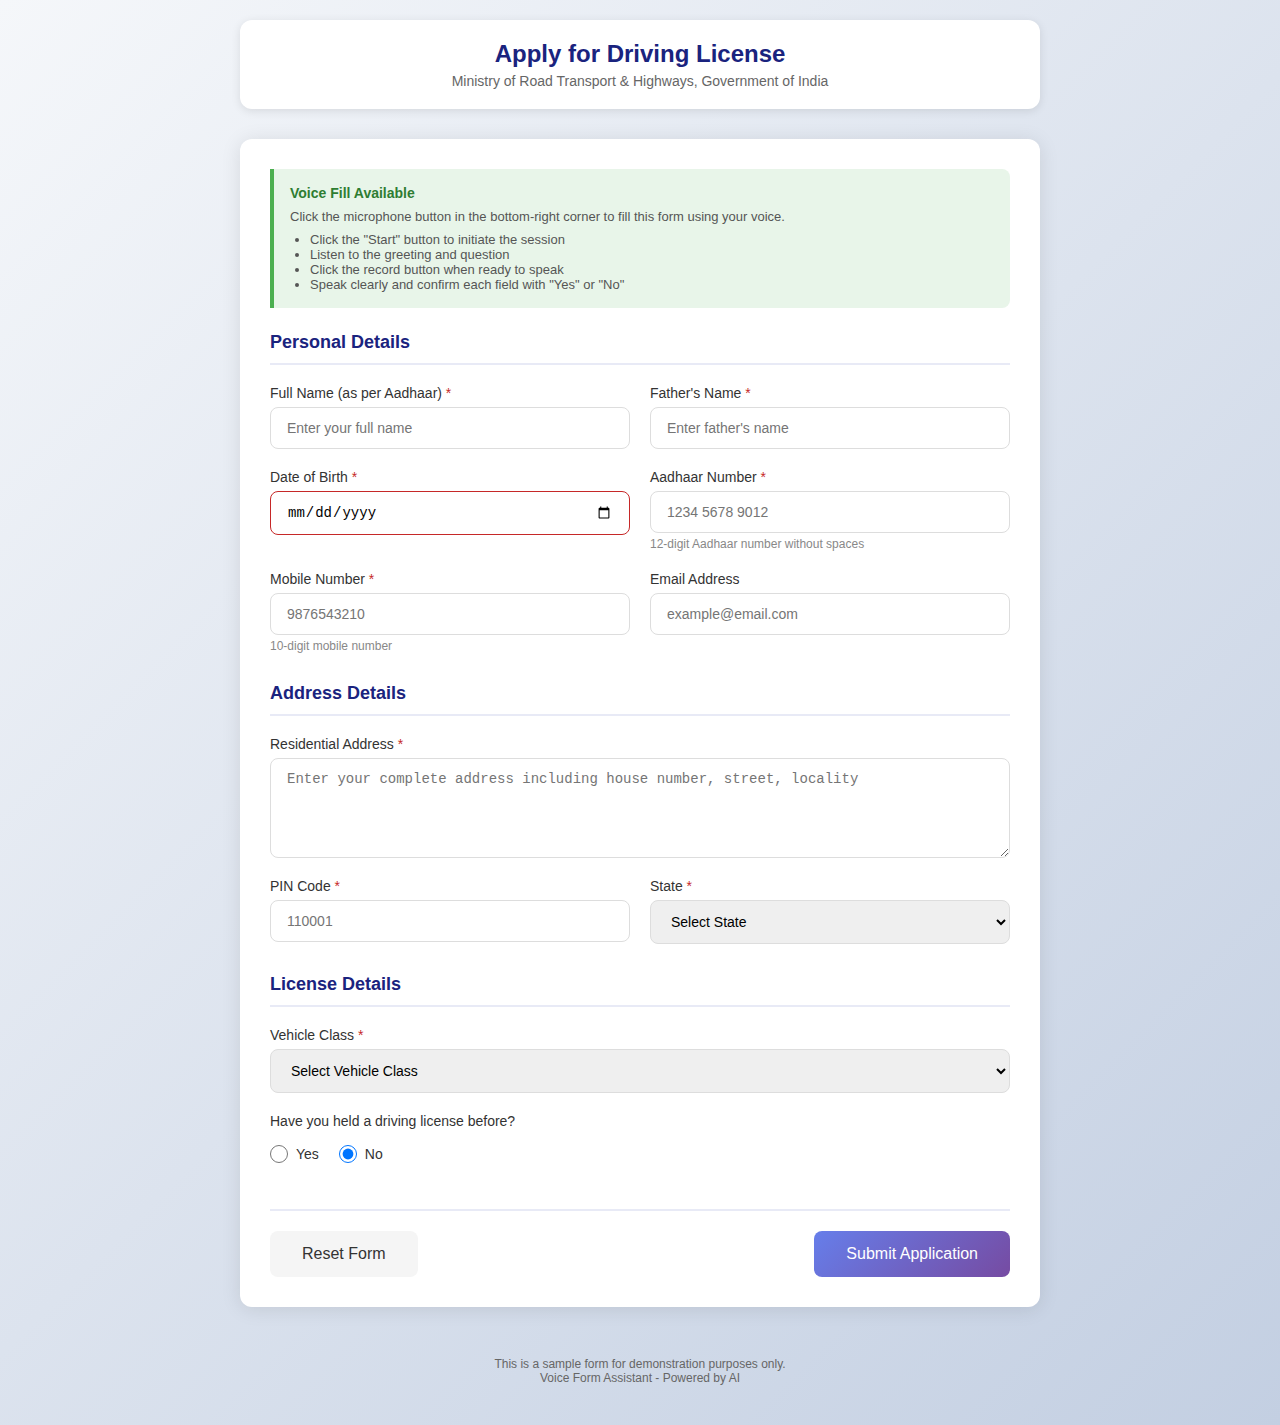
<file: voice-form-assistant/sample-form/index.html>
<!DOCTYPE html>
<html lang="en">
<head>
    <meta charset="UTF-8">
    <meta name="viewport" content="width=device-width, initial-scale=1.0">
    <title>Driving License Application - Government of India</title>
    <style>
        * {
            margin: 0;
            padding: 0;
            box-sizing: border-box;
        }

        body {
            font-family: -apple-system, BlinkMacSystemFont, 'Segoe UI', Roboto, Oxygen, Ubuntu, sans-serif;
            background: linear-gradient(135deg, #f5f7fa 0%, #c3cfe2 100%);
            min-height: 100vh;
            padding: 20px;
        }

        .container {
            max-width: 800px;
            margin: 0 auto;
        }

        .header {
            text-align: center;
            margin-bottom: 30px;
            padding: 20px;
            background: white;
            border-radius: 12px;
            box-shadow: 0 2px 10px rgba(0,0,0,0.1);
        }

        .header img {
            height: 60px;
            margin-bottom: 10px;
        }

        .header h1 {
            color: #1a237e;
            font-size: 24px;
            margin-bottom: 5px;
        }

        .header p {
            color: #666;
            font-size: 14px;
        }

        .form-container {
            background: white;
            border-radius: 12px;
            padding: 30px;
            box-shadow: 0 2px 20px rgba(0,0,0,0.1);
        }

        .section {
            margin-bottom: 30px;
        }

        .section-title {
            font-size: 18px;
            color: #1a237e;
            margin-bottom: 20px;
            padding-bottom: 10px;
            border-bottom: 2px solid #e8eaf6;
        }

        .form-row {
            display: grid;
            grid-template-columns: repeat(auto-fit, minmax(250px, 1fr));
            gap: 20px;
            margin-bottom: 20px;
        }

        .form-group {
            display: flex;
            flex-direction: column;
        }

        .form-group.full-width {
            grid-column: 1 / -1;
        }

        label {
            font-size: 14px;
            font-weight: 500;
            color: #333;
            margin-bottom: 6px;
        }

        label .required {
            color: #c62828;
        }

        input[type="text"],
        input[type="email"],
        input[type="tel"],
        input[type="date"],
        select,
        textarea {
            padding: 12px 16px;
            border: 1px solid #ddd;
            border-radius: 8px;
            font-size: 14px;
            transition: border-color 0.2s, box-shadow 0.2s;
            width: 100%;
        }

        input:focus,
        select:focus,
        textarea:focus {
            outline: none;
            border-color: #667eea;
            box-shadow: 0 0 0 3px rgba(102, 126, 234, 0.1);
        }

        input:invalid:not(:placeholder-shown) {
            border-color: #c62828;
        }

        textarea {
            min-height: 100px;
            resize: vertical;
        }

        .radio-group {
            display: flex;
            gap: 20px;
            padding: 10px 0;
        }

        .radio-option {
            display: flex;
            align-items: center;
            gap: 8px;
            cursor: pointer;
        }

        .radio-option input[type="radio"] {
            width: 18px;
            height: 18px;
            cursor: pointer;
        }

        .submit-section {
            margin-top: 30px;
            padding-top: 20px;
            border-top: 2px solid #e8eaf6;
            display: flex;
            justify-content: space-between;
            align-items: center;
        }

        .btn {
            padding: 14px 32px;
            border: none;
            border-radius: 8px;
            font-size: 16px;
            font-weight: 500;
            cursor: pointer;
            transition: all 0.2s;
        }

        .btn-primary {
            background: linear-gradient(135deg, #667eea 0%, #764ba2 100%);
            color: white;
        }

        .btn-primary:hover {
            transform: translateY(-2px);
            box-shadow: 0 4px 15px rgba(102, 126, 234, 0.4);
        }

        .btn-secondary {
            background: #f5f5f5;
            color: #333;
        }

        .btn-secondary:hover {
            background: #e0e0e0;
        }

        .help-text {
            font-size: 12px;
            color: #888;
            margin-top: 4px;
        }

        .voice-hint {
            background: #e8f5e9;
            border-left: 4px solid #4caf50;
            padding: 16px;
            border-radius: 0 8px 8px 0;
            margin-bottom: 24px;
        }

        .voice-hint h3 {
            color: #2e7d32;
            font-size: 14px;
            margin-bottom: 8px;
        }

        .voice-hint p {
            color: #555;
            font-size: 13px;
            margin: 0;
        }

        .voice-hint ul {
            margin-top: 8px;
            margin-left: 20px;
            font-size: 13px;
            color: #555;
        }

        .footer {
            text-align: center;
            margin-top: 30px;
            padding: 20px;
            color: #666;
            font-size: 12px;
        }

        @media (max-width: 600px) {
            .form-container {
                padding: 20px;
            }

            .form-row {
                grid-template-columns: 1fr;
            }

            .submit-section {
                flex-direction: column;
                gap: 15px;
            }

            .btn {
                width: 100%;
            }
        }
    </style>
</head>
<body>
    <div class="container">
        <div class="header">
            <h1>Apply for Driving License</h1>
            <p>Ministry of Road Transport & Highways, Government of India</p>
        </div>

        <div class="form-container">
            <div class="voice-hint">
                <h3>Voice Fill Available</h3>
                <p>Click the microphone button in the bottom-right corner to fill this form using your voice.</p>
                <ul>
                    <li>Click the "Start" button to initiate the session</li>
                    <li>Listen to the greeting and question</li>
                    <li>Click the record button when ready to speak</li>
                    <li>Speak clearly and confirm each field with "Yes" or "No"</li>
                </ul>
            </div>

            <form id="dlApplication" action="#" method="POST" novalidate>
                <!-- Personal Details Section -->
                <div class="section">
                    <h2 class="section-title">Personal Details</h2>

                    <div class="form-row">
                        <div class="form-group">
                            <label for="fullName">
                                Full Name (as per Aadhaar) <span class="required">*</span>
                            </label>
                            <input
                                type="text"
                                id="fullName"
                                name="fullName"
                                placeholder="Enter your full name"
                                required
                            />
                        </div>

                        <div class="form-group">
                            <label for="fatherName">
                                Father's Name <span class="required">*</span>
                            </label>
                            <input
                                type="text"
                                id="fatherName"
                                name="fatherName"
                                placeholder="Enter father's name"
                                required
                            />
                        </div>
                    </div>

                    <div class="form-row">
                        <div class="form-group">
                            <label for="dob">
                                Date of Birth <span class="required">*</span>
                            </label>
                            <input
                                type="date"
                                id="dob"
                                name="dob"
                                required
                            />
                        </div>

                        <div class="form-group">
                            <label for="aadhaar">
                                Aadhaar Number <span class="required">*</span>
                            </label>
                            <input
                                type="text"
                                id="aadhaar"
                                name="aadhaar"
                                placeholder="1234 5678 9012"
                                pattern="\d{12}"
                                maxlength="12"
                                required
                            />
                            <span class="help-text">12-digit Aadhaar number without spaces</span>
                        </div>
                    </div>

                    <div class="form-row">
                        <div class="form-group">
                            <label for="mobile">
                                Mobile Number <span class="required">*</span>
                            </label>
                            <input
                                type="tel"
                                id="mobile"
                                name="mobile"
                                placeholder="9876543210"
                                pattern="[6-9]\d{9}"
                                maxlength="10"
                                required
                            />
                            <span class="help-text">10-digit mobile number</span>
                        </div>

                        <div class="form-group">
                            <label for="email">
                                Email Address
                            </label>
                            <input
                                type="email"
                                id="email"
                                name="email"
                                placeholder="example@email.com"
                            />
                        </div>
                    </div>
                </div>

                <!-- Address Section -->
                <div class="section">
                    <h2 class="section-title">Address Details</h2>

                    <div class="form-row">
                        <div class="form-group full-width">
                            <label for="address">
                                Residential Address <span class="required">*</span>
                            </label>
                            <textarea
                                id="address"
                                name="address"
                                placeholder="Enter your complete address including house number, street, locality"
                                required
                            ></textarea>
                        </div>
                    </div>

                    <div class="form-row">
                        <div class="form-group">
                            <label for="pincode">
                                PIN Code <span class="required">*</span>
                            </label>
                            <input
                                type="text"
                                id="pincode"
                                name="pincode"
                                placeholder="110001"
                                pattern="\d{6}"
                                maxlength="6"
                                required
                            />
                        </div>

                        <div class="form-group">
                            <label for="state">
                                State <span class="required">*</span>
                            </label>
                            <select id="state" name="state" required>
                                <option value="">Select State</option>
                                <option value="Andhra Pradesh">Andhra Pradesh</option>
                                <option value="Bihar">Bihar</option>
                                <option value="Delhi">Delhi</option>
                                <option value="Gujarat">Gujarat</option>
                                <option value="Karnataka">Karnataka</option>
                                <option value="Kerala">Kerala</option>
                                <option value="Madhya Pradesh">Madhya Pradesh</option>
                                <option value="Maharashtra">Maharashtra</option>
                                <option value="Punjab">Punjab</option>
                                <option value="Rajasthan">Rajasthan</option>
                                <option value="Tamil Nadu">Tamil Nadu</option>
                                <option value="Telangana">Telangana</option>
                                <option value="Uttar Pradesh">Uttar Pradesh</option>
                                <option value="West Bengal">West Bengal</option>
                            </select>
                        </div>
                    </div>
                </div>

                <!-- License Details Section -->
                <div class="section">
                    <h2 class="section-title">License Details</h2>

                    <div class="form-row">
                        <div class="form-group">
                            <label for="vehicleClass">
                                Vehicle Class <span class="required">*</span>
                            </label>
                            <select id="vehicleClass" name="vehicleClass" required>
                                <option value="">Select Vehicle Class</option>
                                <option value="2W">Two Wheeler (Motorcycle/Scooter)</option>
                                <option value="2W-NT">Two Wheeler Non-Transport</option>
                                <option value="LMV">Light Motor Vehicle (Car)</option>
                                <option value="LMV-NT">Light Motor Vehicle Non-Transport</option>
                                <option value="HMV">Heavy Motor Vehicle</option>
                                <option value="Commercial">Commercial Vehicle</option>
                            </select>
                        </div>
                    </div>

                    <div class="form-row">
                        <div class="form-group">
                            <label>Have you held a driving license before?</label>
                            <div class="radio-group">
                                <label class="radio-option">
                                    <input type="radio" name="previousLicense" value="yes" />
                                    <span>Yes</span>
                                </label>
                                <label class="radio-option">
                                    <input type="radio" name="previousLicense" value="no" checked />
                                    <span>No</span>
                                </label>
                            </div>
                        </div>
                    </div>
                </div>

                <!-- Submit Section -->
                <div class="submit-section">
                    <button type="button" class="btn btn-secondary" onclick="resetForm()">
                        Reset Form
                    </button>
                    <button type="submit" class="btn btn-primary">
                        Submit Application
                    </button>
                </div>
            </form>
        </div>

        <div class="footer">
            <p>This is a sample form for demonstration purposes only.</p>
            <p>Voice Form Assistant - Powered by AI</p>
        </div>
    </div>

    <script>
        // Form submission handler
        document.getElementById('dlApplication').addEventListener('submit', function(e) {
            e.preventDefault();

            // Collect form data
            const formData = new FormData(this);
            const data = {};
            formData.forEach((value, key) => data[key] = value);

            console.log('Form submitted:', data);

            // Show success message
            alert('Form submitted successfully!\n\nData:\n' + JSON.stringify(data, null, 2));
        });

        // Reset form function
        function resetForm() {
            document.getElementById('dlApplication').reset();
            // Remove highlights
            document.querySelectorAll('.va-highlighted-field').forEach(el => {
                el.classList.remove('va-highlighted-field');
            });
        }
    </script>

    <!-- Voice Form Assistant Widget -->
    <!-- Update the URL below based on your deployment: -->
    <!-- Local development: http://localhost:8000/static/embed.js -->
    <!-- Docker: http://localhost:8000/static/embed.js -->
    <!-- Production: Replace with your actual backend URL -->
    <script src="http://localhost:8000/static/embed.js"></script>
</body>
</html>
</file>
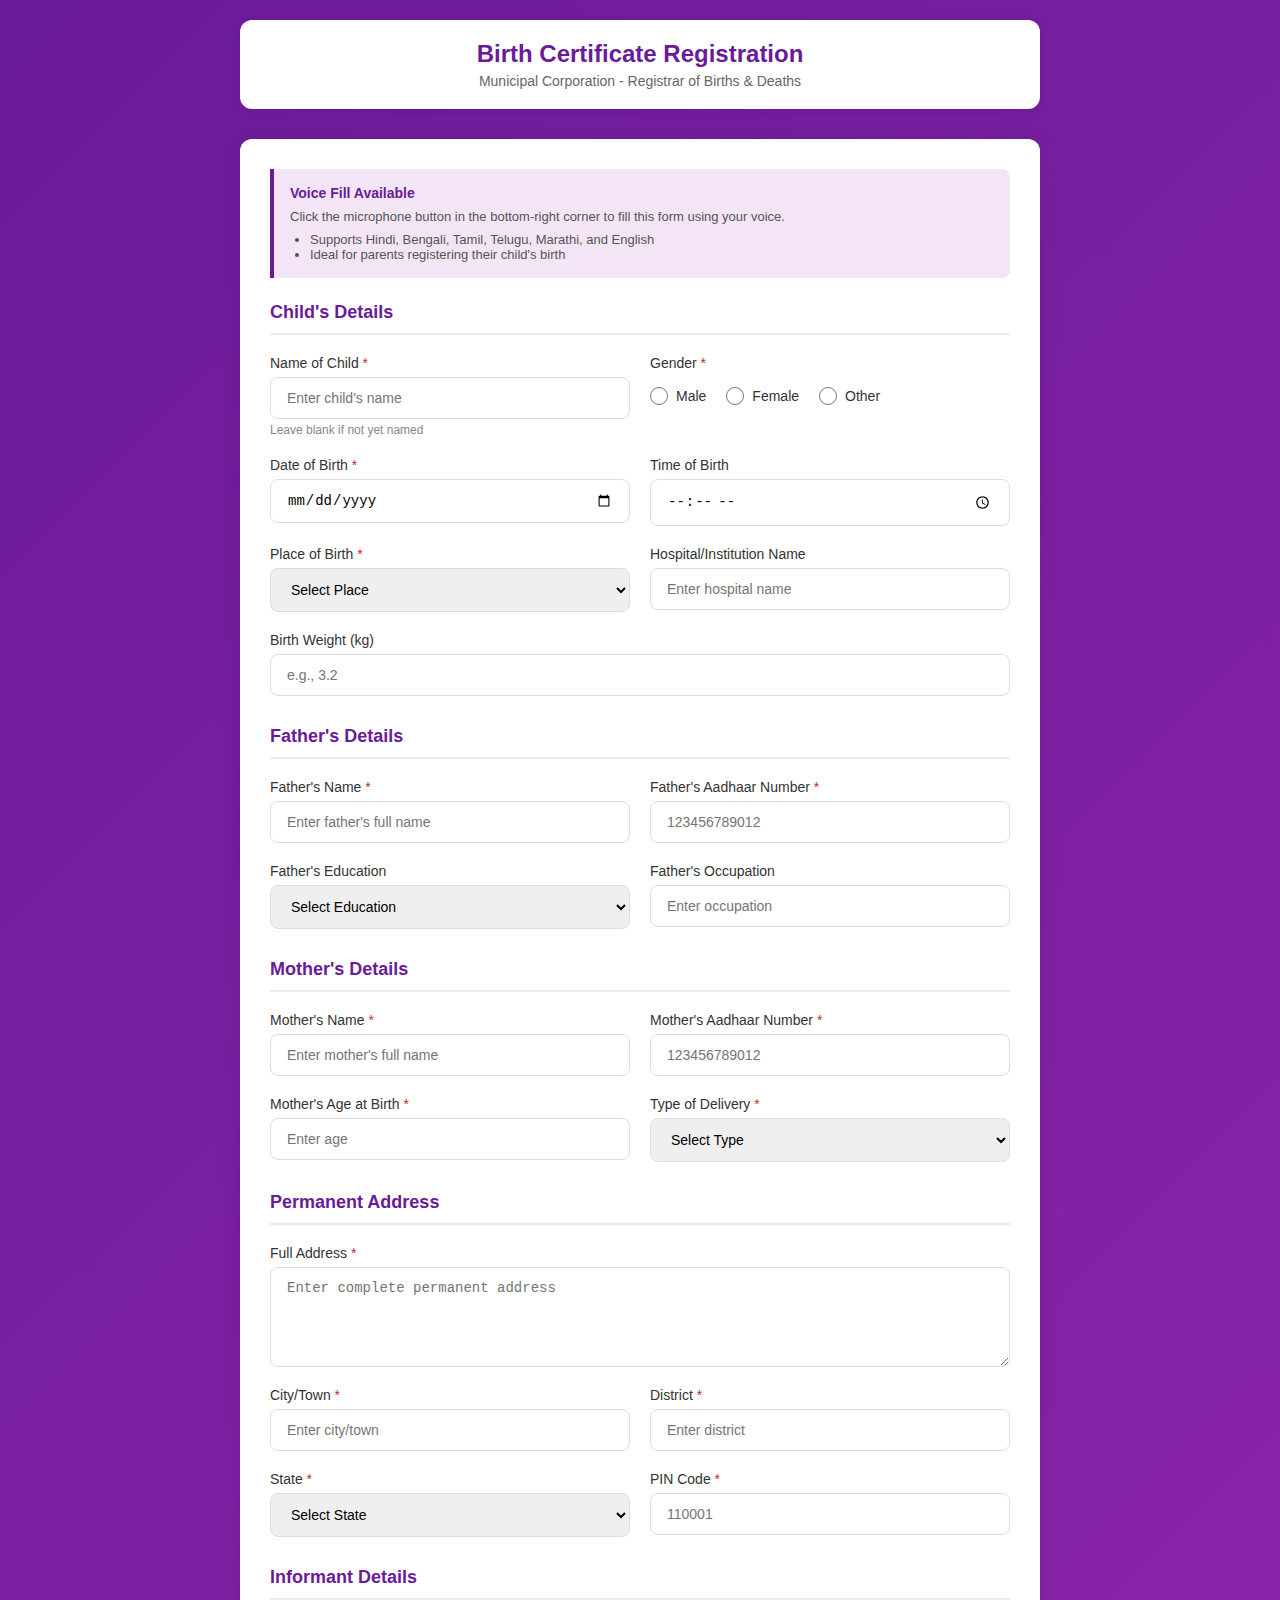
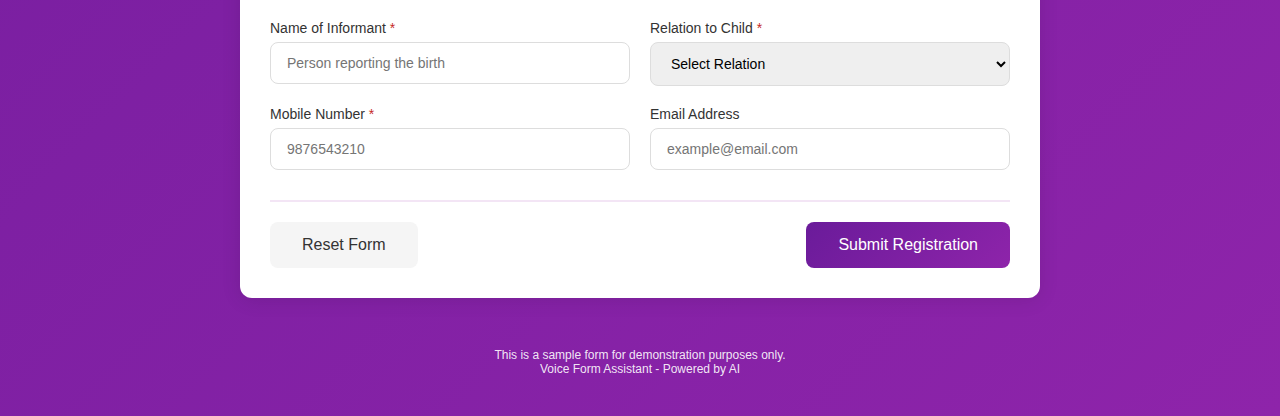
<file: voice-form-assistant/sample-form/birth-certificate.html>
<!DOCTYPE html>
<html lang="en">
<head>
    <meta charset="UTF-8">
    <meta name="viewport" content="width=device-width, initial-scale=1.0">
    <title>Birth Certificate Registration - Municipal Corporation</title>
    <style>
        * {
            margin: 0;
            padding: 0;
            box-sizing: border-box;
        }

        body {
            font-family: -apple-system, BlinkMacSystemFont, 'Segoe UI', Roboto, Oxygen, Ubuntu, sans-serif;
            background: linear-gradient(135deg, #6a1b9a 0%, #8e24aa 100%);
            min-height: 100vh;
            padding: 20px;
        }

        .container {
            max-width: 800px;
            margin: 0 auto;
        }

        .header {
            text-align: center;
            margin-bottom: 30px;
            padding: 20px;
            background: white;
            border-radius: 12px;
            box-shadow: 0 2px 10px rgba(0,0,0,0.1);
        }

        .header h1 {
            color: #6a1b9a;
            font-size: 24px;
            margin-bottom: 5px;
        }

        .header p {
            color: #666;
            font-size: 14px;
        }

        .form-container {
            background: white;
            border-radius: 12px;
            padding: 30px;
            box-shadow: 0 2px 20px rgba(0,0,0,0.1);
        }

        .section {
            margin-bottom: 30px;
        }

        .section-title {
            font-size: 18px;
            color: #6a1b9a;
            margin-bottom: 20px;
            padding-bottom: 10px;
            border-bottom: 2px solid #f3e5f5;
        }

        .form-row {
            display: grid;
            grid-template-columns: repeat(auto-fit, minmax(250px, 1fr));
            gap: 20px;
            margin-bottom: 20px;
        }

        .form-group {
            display: flex;
            flex-direction: column;
        }

        .form-group.full-width {
            grid-column: 1 / -1;
        }

        label {
            font-size: 14px;
            font-weight: 500;
            color: #333;
            margin-bottom: 6px;
        }

        label .required {
            color: #c62828;
        }

        input[type="text"],
        input[type="email"],
        input[type="tel"],
        input[type="date"],
        input[type="time"],
        input[type="number"],
        select,
        textarea {
            padding: 12px 16px;
            border: 1px solid #ddd;
            border-radius: 8px;
            font-size: 14px;
            transition: border-color 0.2s, box-shadow 0.2s;
            width: 100%;
        }

        input:focus,
        select:focus,
        textarea:focus {
            outline: none;
            border-color: #6a1b9a;
            box-shadow: 0 0 0 3px rgba(106, 27, 154, 0.1);
        }

        textarea {
            min-height: 100px;
            resize: vertical;
        }

        .radio-group {
            display: flex;
            gap: 20px;
            padding: 10px 0;
            flex-wrap: wrap;
        }

        .radio-option {
            display: flex;
            align-items: center;
            gap: 8px;
            cursor: pointer;
        }

        .radio-option input[type="radio"] {
            width: 18px;
            height: 18px;
            cursor: pointer;
        }

        .submit-section {
            margin-top: 30px;
            padding-top: 20px;
            border-top: 2px solid #f3e5f5;
            display: flex;
            justify-content: space-between;
            align-items: center;
        }

        .btn {
            padding: 14px 32px;
            border: none;
            border-radius: 8px;
            font-size: 16px;
            font-weight: 500;
            cursor: pointer;
            transition: all 0.2s;
        }

        .btn-primary {
            background: linear-gradient(135deg, #6a1b9a 0%, #8e24aa 100%);
            color: white;
        }

        .btn-primary:hover {
            transform: translateY(-2px);
            box-shadow: 0 4px 15px rgba(106, 27, 154, 0.4);
        }

        .btn-secondary {
            background: #f5f5f5;
            color: #333;
        }

        .btn-secondary:hover {
            background: #e0e0e0;
        }

        .help-text {
            font-size: 12px;
            color: #888;
            margin-top: 4px;
        }

        .voice-hint {
            background: #f3e5f5;
            border-left: 4px solid #6a1b9a;
            padding: 16px;
            border-radius: 0 8px 8px 0;
            margin-bottom: 24px;
        }

        .voice-hint h3 {
            color: #6a1b9a;
            font-size: 14px;
            margin-bottom: 8px;
        }

        .voice-hint p {
            color: #555;
            font-size: 13px;
            margin: 0;
        }

        .voice-hint ul {
            margin-top: 8px;
            margin-left: 20px;
            font-size: 13px;
            color: #555;
        }

        .footer {
            text-align: center;
            margin-top: 30px;
            padding: 20px;
            color: rgba(255,255,255,0.9);
            font-size: 12px;
        }

        @media (max-width: 600px) {
            .form-container {
                padding: 20px;
            }

            .form-row {
                grid-template-columns: 1fr;
            }

            .submit-section {
                flex-direction: column;
                gap: 15px;
            }

            .btn {
                width: 100%;
            }
        }
    </style>
</head>
<body>
    <div class="container">
        <div class="header">
            <h1>Birth Certificate Registration</h1>
            <p>Municipal Corporation - Registrar of Births & Deaths</p>
        </div>

        <div class="form-container">
            <div class="voice-hint">
                <h3>Voice Fill Available</h3>
                <p>Click the microphone button in the bottom-right corner to fill this form using your voice.</p>
                <ul>
                    <li>Supports Hindi, Bengali, Tamil, Telugu, Marathi, and English</li>
                    <li>Ideal for parents registering their child's birth</li>
                </ul>
            </div>

            <form id="birthCertificateForm" action="#" method="POST" novalidate>
                <!-- Child Details -->
                <div class="section">
                    <h2 class="section-title">Child's Details</h2>

                    <div class="form-row">
                        <div class="form-group">
                            <label for="childName">Name of Child <span class="required">*</span></label>
                            <input
                                type="text"
                                id="childName"
                                name="childName"
                                placeholder="Enter child's name"
                                required
                            />
                            <span class="help-text">Leave blank if not yet named</span>
                        </div>

                        <div class="form-group">
                            <label>Gender <span class="required">*</span></label>
                            <div class="radio-group">
                                <label class="radio-option">
                                    <input type="radio" name="childGender" value="male" />
                                    <span>Male</span>
                                </label>
                                <label class="radio-option">
                                    <input type="radio" name="childGender" value="female" />
                                    <span>Female</span>
                                </label>
                                <label class="radio-option">
                                    <input type="radio" name="childGender" value="other" />
                                    <span>Other</span>
                                </label>
                            </div>
                        </div>
                    </div>

                    <div class="form-row">
                        <div class="form-group">
                            <label for="birthDate">Date of Birth <span class="required">*</span></label>
                            <input type="date" id="birthDate" name="birthDate" required />
                        </div>

                        <div class="form-group">
                            <label for="birthTime">Time of Birth</label>
                            <input type="time" id="birthTime" name="birthTime" />
                        </div>
                    </div>

                    <div class="form-row">
                        <div class="form-group">
                            <label for="birthPlace">Place of Birth <span class="required">*</span></label>
                            <select id="birthPlace" name="birthPlace" required>
                                <option value="">Select Place</option>
                                <option value="hospital">Hospital/Nursing Home</option>
                                <option value="home">Home</option>
                                <option value="other">Other</option>
                            </select>
                        </div>

                        <div class="form-group">
                            <label for="hospitalName">Hospital/Institution Name</label>
                            <input
                                type="text"
                                id="hospitalName"
                                name="hospitalName"
                                placeholder="Enter hospital name"
                            />
                        </div>
                    </div>

                    <div class="form-row">
                        <div class="form-group">
                            <label for="birthWeight">Birth Weight (kg)</label>
                            <input
                                type="text"
                                id="birthWeight"
                                name="birthWeight"
                                placeholder="e.g., 3.2"
                            />
                        </div>
                    </div>
                </div>

                <!-- Father's Details -->
                <div class="section">
                    <h2 class="section-title">Father's Details</h2>

                    <div class="form-row">
                        <div class="form-group">
                            <label for="fatherName">Father's Name <span class="required">*</span></label>
                            <input
                                type="text"
                                id="fatherName"
                                name="fatherName"
                                placeholder="Enter father's full name"
                                required
                            />
                        </div>

                        <div class="form-group">
                            <label for="fatherAadhaar">Father's Aadhaar Number <span class="required">*</span></label>
                            <input
                                type="text"
                                id="fatherAadhaar"
                                name="fatherAadhaar"
                                placeholder="123456789012"
                                pattern="\d{12}"
                                maxlength="12"
                                required
                            />
                        </div>
                    </div>

                    <div class="form-row">
                        <div class="form-group">
                            <label for="fatherEducation">Father's Education</label>
                            <select id="fatherEducation" name="fatherEducation">
                                <option value="">Select Education</option>
                                <option value="below_primary">Below Primary</option>
                                <option value="primary">Primary (1-5)</option>
                                <option value="middle">Middle (6-8)</option>
                                <option value="secondary">Secondary (9-10)</option>
                                <option value="higher_secondary">Higher Secondary (11-12)</option>
                                <option value="graduate">Graduate</option>
                                <option value="post_graduate">Post Graduate</option>
                                <option value="professional">Professional</option>
                            </select>
                        </div>

                        <div class="form-group">
                            <label for="fatherOccupation">Father's Occupation</label>
                            <input
                                type="text"
                                id="fatherOccupation"
                                name="fatherOccupation"
                                placeholder="Enter occupation"
                            />
                        </div>
                    </div>
                </div>

                <!-- Mother's Details -->
                <div class="section">
                    <h2 class="section-title">Mother's Details</h2>

                    <div class="form-row">
                        <div class="form-group">
                            <label for="motherName">Mother's Name <span class="required">*</span></label>
                            <input
                                type="text"
                                id="motherName"
                                name="motherName"
                                placeholder="Enter mother's full name"
                                required
                            />
                        </div>

                        <div class="form-group">
                            <label for="motherAadhaar">Mother's Aadhaar Number <span class="required">*</span></label>
                            <input
                                type="text"
                                id="motherAadhaar"
                                name="motherAadhaar"
                                placeholder="123456789012"
                                pattern="\d{12}"
                                maxlength="12"
                                required
                            />
                        </div>
                    </div>

                    <div class="form-row">
                        <div class="form-group">
                            <label for="motherAge">Mother's Age at Birth <span class="required">*</span></label>
                            <input
                                type="number"
                                id="motherAge"
                                name="motherAge"
                                placeholder="Enter age"
                                min="15"
                                max="55"
                                required
                            />
                        </div>

                        <div class="form-group">
                            <label for="deliveryType">Type of Delivery <span class="required">*</span></label>
                            <select id="deliveryType" name="deliveryType" required>
                                <option value="">Select Type</option>
                                <option value="natural">Natural</option>
                                <option value="caesarean">Caesarean</option>
                                <option value="assisted">Assisted</option>
                            </select>
                        </div>
                    </div>
                </div>

                <!-- Address Details -->
                <div class="section">
                    <h2 class="section-title">Permanent Address</h2>

                    <div class="form-row">
                        <div class="form-group full-width">
                            <label for="address">Full Address <span class="required">*</span></label>
                            <textarea
                                id="address"
                                name="address"
                                placeholder="Enter complete permanent address"
                                required
                            ></textarea>
                        </div>
                    </div>

                    <div class="form-row">
                        <div class="form-group">
                            <label for="city">City/Town <span class="required">*</span></label>
                            <input
                                type="text"
                                id="city"
                                name="city"
                                placeholder="Enter city/town"
                                required
                            />
                        </div>

                        <div class="form-group">
                            <label for="district">District <span class="required">*</span></label>
                            <input
                                type="text"
                                id="district"
                                name="district"
                                placeholder="Enter district"
                                required
                            />
                        </div>
                    </div>

                    <div class="form-row">
                        <div class="form-group">
                            <label for="state">State <span class="required">*</span></label>
                            <select id="state" name="state" required>
                                <option value="">Select State</option>
                                <option value="Andhra Pradesh">Andhra Pradesh</option>
                                <option value="Bihar">Bihar</option>
                                <option value="Delhi">Delhi</option>
                                <option value="Gujarat">Gujarat</option>
                                <option value="Karnataka">Karnataka</option>
                                <option value="Kerala">Kerala</option>
                                <option value="Madhya Pradesh">Madhya Pradesh</option>
                                <option value="Maharashtra">Maharashtra</option>
                                <option value="Punjab">Punjab</option>
                                <option value="Rajasthan">Rajasthan</option>
                                <option value="Tamil Nadu">Tamil Nadu</option>
                                <option value="Telangana">Telangana</option>
                                <option value="Uttar Pradesh">Uttar Pradesh</option>
                                <option value="West Bengal">West Bengal</option>
                            </select>
                        </div>

                        <div class="form-group">
                            <label for="pincode">PIN Code <span class="required">*</span></label>
                            <input
                                type="text"
                                id="pincode"
                                name="pincode"
                                placeholder="110001"
                                pattern="\d{6}"
                                maxlength="6"
                                required
                            />
                        </div>
                    </div>
                </div>

                <!-- Informant Details -->
                <div class="section">
                    <h2 class="section-title">Informant Details</h2>

                    <div class="form-row">
                        <div class="form-group">
                            <label for="informantName">Name of Informant <span class="required">*</span></label>
                            <input
                                type="text"
                                id="informantName"
                                name="informantName"
                                placeholder="Person reporting the birth"
                                required
                            />
                        </div>

                        <div class="form-group">
                            <label for="informantRelation">Relation to Child <span class="required">*</span></label>
                            <select id="informantRelation" name="informantRelation" required>
                                <option value="">Select Relation</option>
                                <option value="father">Father</option>
                                <option value="mother">Mother</option>
                                <option value="relative">Relative</option>
                                <option value="hospital">Hospital Authority</option>
                            </select>
                        </div>
                    </div>

                    <div class="form-row">
                        <div class="form-group">
                            <label for="informantMobile">Mobile Number <span class="required">*</span></label>
                            <input
                                type="tel"
                                id="informantMobile"
                                name="informantMobile"
                                placeholder="9876543210"
                                pattern="[6-9]\d{9}"
                                maxlength="10"
                                required
                            />
                        </div>

                        <div class="form-group">
                            <label for="informantEmail">Email Address</label>
                            <input
                                type="email"
                                id="informantEmail"
                                name="informantEmail"
                                placeholder="example@email.com"
                            />
                        </div>
                    </div>
                </div>

                <!-- Submit Section -->
                <div class="submit-section">
                    <button type="button" class="btn btn-secondary" onclick="resetForm()">
                        Reset Form
                    </button>
                    <button type="submit" class="btn btn-primary">
                        Submit Registration
                    </button>
                </div>
            </form>
        </div>

        <div class="footer">
            <p>This is a sample form for demonstration purposes only.</p>
            <p>Voice Form Assistant - Powered by AI</p>
        </div>
    </div>

    <script>
        document.getElementById('birthCertificateForm').addEventListener('submit', function(e) {
            e.preventDefault();
            const formData = new FormData(this);
            const data = {};
            formData.forEach((value, key) => data[key] = value);
            console.log('Form submitted:', data);
            alert('Birth Certificate Registration submitted successfully!\n\nData:\n' + JSON.stringify(data, null, 2));
        });

        function resetForm() {
            document.getElementById('birthCertificateForm').reset();
            document.querySelectorAll('.va-highlighted-field').forEach(el => {
                el.classList.remove('va-highlighted-field');
            });
        }
    </script>

    <script src="http://localhost:8000/static/embed.js"></script>
</body>
</html>
</file>
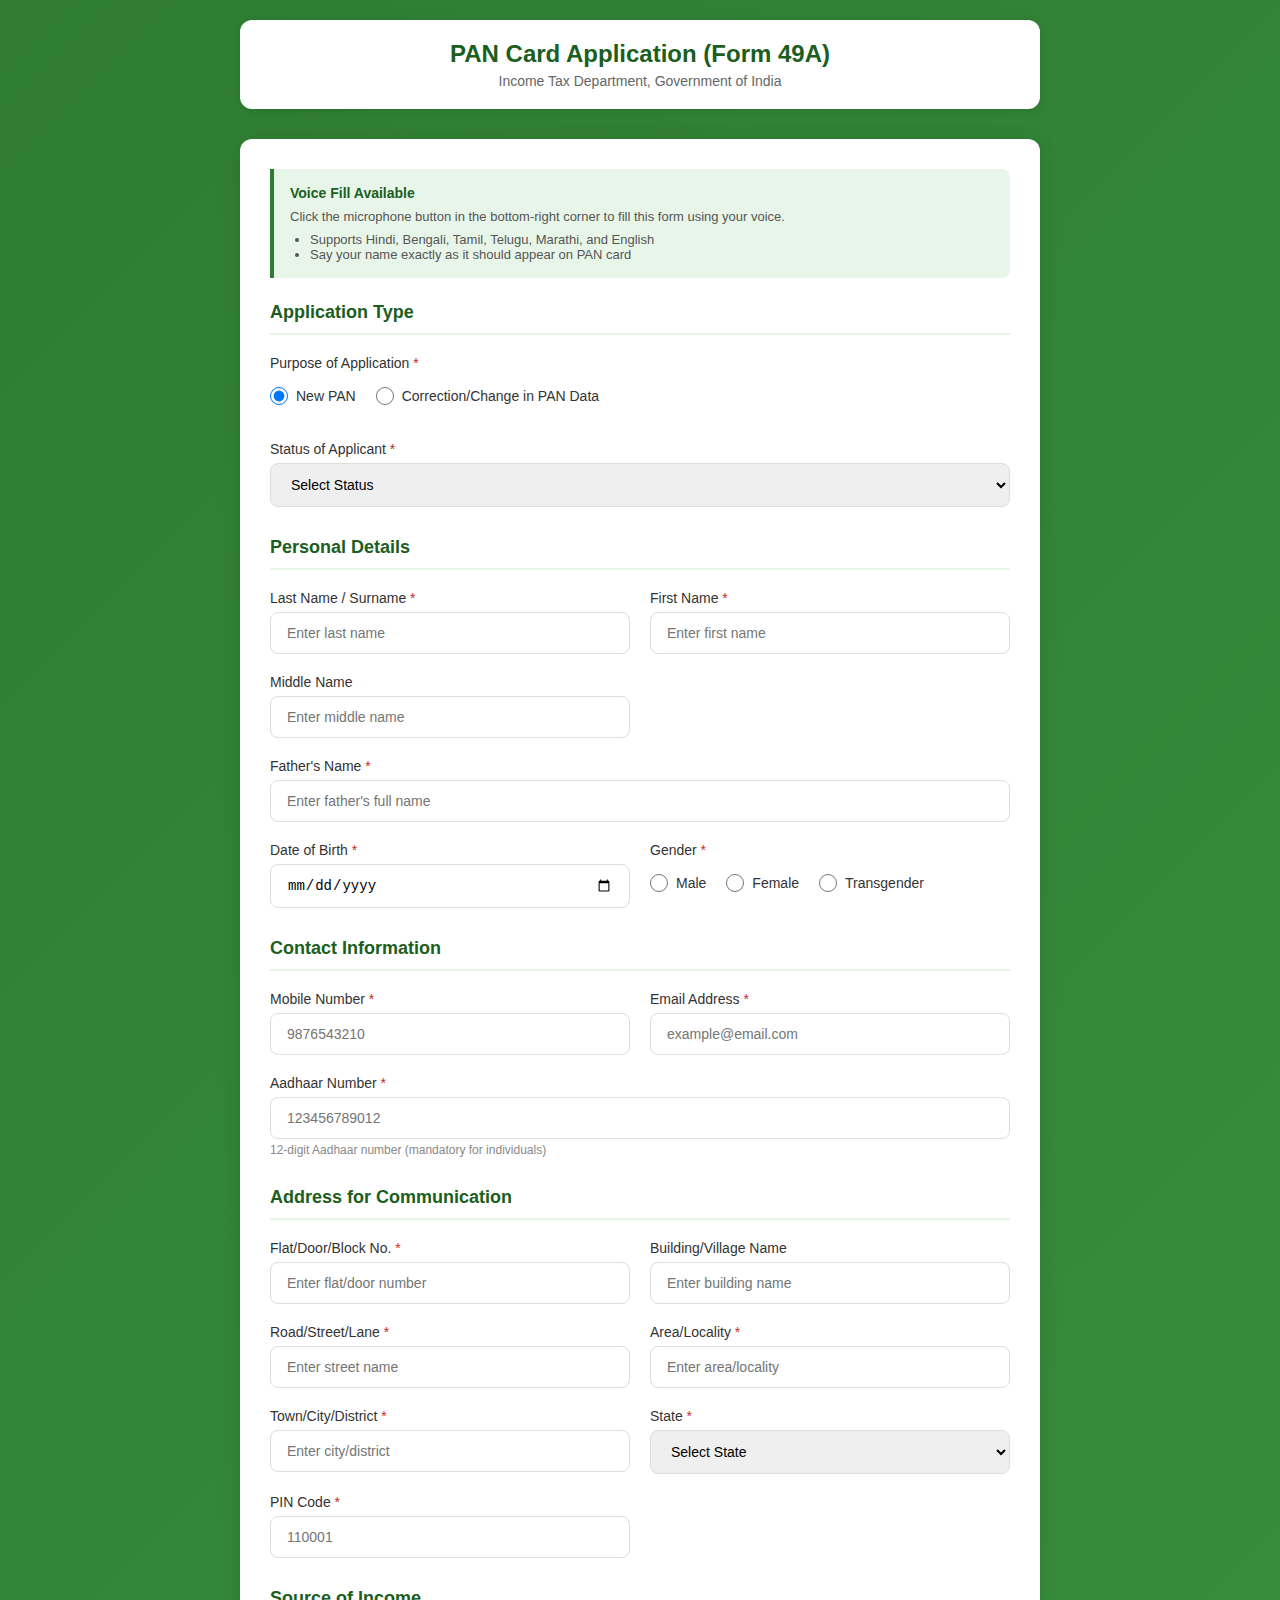
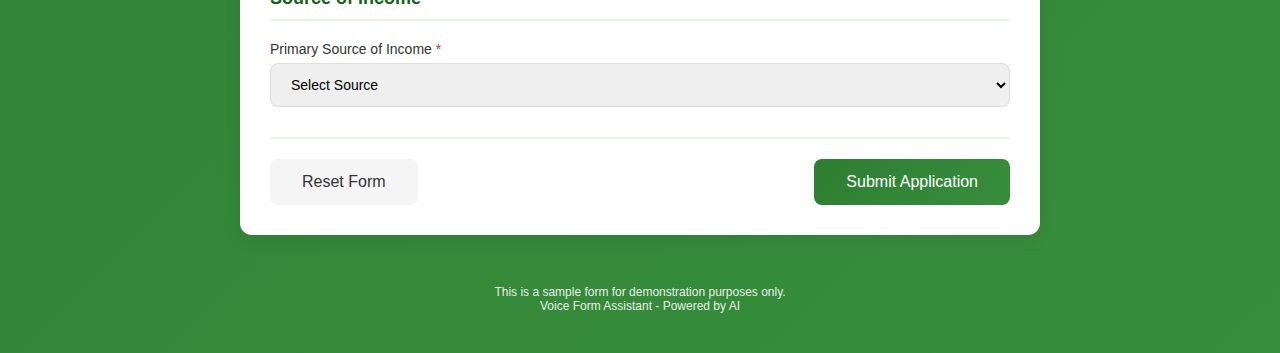
<file: voice-form-assistant/sample-form/pan-card.html>
<!DOCTYPE html>
<html lang="en">
<head>
    <meta charset="UTF-8">
    <meta name="viewport" content="width=device-width, initial-scale=1.0">
    <title>PAN Card Application - Income Tax Department</title>
    <style>
        * {
            margin: 0;
            padding: 0;
            box-sizing: border-box;
        }

        body {
            font-family: -apple-system, BlinkMacSystemFont, 'Segoe UI', Roboto, Oxygen, Ubuntu, sans-serif;
            background: linear-gradient(135deg, #2e7d32 0%, #388e3c 100%);
            min-height: 100vh;
            padding: 20px;
        }

        .container {
            max-width: 800px;
            margin: 0 auto;
        }

        .header {
            text-align: center;
            margin-bottom: 30px;
            padding: 20px;
            background: white;
            border-radius: 12px;
            box-shadow: 0 2px 10px rgba(0,0,0,0.1);
        }

        .header h1 {
            color: #1b5e20;
            font-size: 24px;
            margin-bottom: 5px;
        }

        .header p {
            color: #666;
            font-size: 14px;
        }

        .form-container {
            background: white;
            border-radius: 12px;
            padding: 30px;
            box-shadow: 0 2px 20px rgba(0,0,0,0.1);
        }

        .section {
            margin-bottom: 30px;
        }

        .section-title {
            font-size: 18px;
            color: #1b5e20;
            margin-bottom: 20px;
            padding-bottom: 10px;
            border-bottom: 2px solid #e8f5e9;
        }

        .form-row {
            display: grid;
            grid-template-columns: repeat(auto-fit, minmax(250px, 1fr));
            gap: 20px;
            margin-bottom: 20px;
        }

        .form-group {
            display: flex;
            flex-direction: column;
        }

        .form-group.full-width {
            grid-column: 1 / -1;
        }

        label {
            font-size: 14px;
            font-weight: 500;
            color: #333;
            margin-bottom: 6px;
        }

        label .required {
            color: #c62828;
        }

        input[type="text"],
        input[type="email"],
        input[type="tel"],
        input[type="date"],
        select,
        textarea {
            padding: 12px 16px;
            border: 1px solid #ddd;
            border-radius: 8px;
            font-size: 14px;
            transition: border-color 0.2s, box-shadow 0.2s;
            width: 100%;
        }

        input:focus,
        select:focus,
        textarea:focus {
            outline: none;
            border-color: #2e7d32;
            box-shadow: 0 0 0 3px rgba(46, 125, 50, 0.1);
        }

        textarea {
            min-height: 100px;
            resize: vertical;
        }

        .radio-group {
            display: flex;
            gap: 20px;
            padding: 10px 0;
            flex-wrap: wrap;
        }

        .radio-option {
            display: flex;
            align-items: center;
            gap: 8px;
            cursor: pointer;
        }

        .radio-option input[type="radio"] {
            width: 18px;
            height: 18px;
            cursor: pointer;
        }

        .submit-section {
            margin-top: 30px;
            padding-top: 20px;
            border-top: 2px solid #e8f5e9;
            display: flex;
            justify-content: space-between;
            align-items: center;
        }

        .btn {
            padding: 14px 32px;
            border: none;
            border-radius: 8px;
            font-size: 16px;
            font-weight: 500;
            cursor: pointer;
            transition: all 0.2s;
        }

        .btn-primary {
            background: linear-gradient(135deg, #2e7d32 0%, #388e3c 100%);
            color: white;
        }

        .btn-primary:hover {
            transform: translateY(-2px);
            box-shadow: 0 4px 15px rgba(46, 125, 50, 0.4);
        }

        .btn-secondary {
            background: #f5f5f5;
            color: #333;
        }

        .btn-secondary:hover {
            background: #e0e0e0;
        }

        .help-text {
            font-size: 12px;
            color: #888;
            margin-top: 4px;
        }

        .voice-hint {
            background: #e8f5e9;
            border-left: 4px solid #2e7d32;
            padding: 16px;
            border-radius: 0 8px 8px 0;
            margin-bottom: 24px;
        }

        .voice-hint h3 {
            color: #1b5e20;
            font-size: 14px;
            margin-bottom: 8px;
        }

        .voice-hint p {
            color: #555;
            font-size: 13px;
            margin: 0;
        }

        .voice-hint ul {
            margin-top: 8px;
            margin-left: 20px;
            font-size: 13px;
            color: #555;
        }

        .footer {
            text-align: center;
            margin-top: 30px;
            padding: 20px;
            color: rgba(255,255,255,0.9);
            font-size: 12px;
        }

        @media (max-width: 600px) {
            .form-container {
                padding: 20px;
            }

            .form-row {
                grid-template-columns: 1fr;
            }

            .submit-section {
                flex-direction: column;
                gap: 15px;
            }

            .btn {
                width: 100%;
            }
        }
    </style>
</head>
<body>
    <div class="container">
        <div class="header">
            <h1>PAN Card Application (Form 49A)</h1>
            <p>Income Tax Department, Government of India</p>
        </div>

        <div class="form-container">
            <div class="voice-hint">
                <h3>Voice Fill Available</h3>
                <p>Click the microphone button in the bottom-right corner to fill this form using your voice.</p>
                <ul>
                    <li>Supports Hindi, Bengali, Tamil, Telugu, Marathi, and English</li>
                    <li>Say your name exactly as it should appear on PAN card</li>
                </ul>
            </div>

            <form id="panApplication" action="#" method="POST" novalidate>
                <!-- Application Type -->
                <div class="section">
                    <h2 class="section-title">Application Type</h2>

                    <div class="form-row">
                        <div class="form-group">
                            <label>Purpose of Application <span class="required">*</span></label>
                            <div class="radio-group">
                                <label class="radio-option">
                                    <input type="radio" name="purpose" value="new" checked />
                                    <span>New PAN</span>
                                </label>
                                <label class="radio-option">
                                    <input type="radio" name="purpose" value="correction" />
                                    <span>Correction/Change in PAN Data</span>
                                </label>
                            </div>
                        </div>
                    </div>

                    <div class="form-row">
                        <div class="form-group">
                            <label for="applicantStatus">Status of Applicant <span class="required">*</span></label>
                            <select id="applicantStatus" name="applicantStatus" required>
                                <option value="">Select Status</option>
                                <option value="individual">Individual</option>
                                <option value="huf">Hindu Undivided Family (HUF)</option>
                                <option value="company">Company</option>
                                <option value="firm">Partnership Firm</option>
                                <option value="trust">Trust</option>
                            </select>
                        </div>
                    </div>
                </div>

                <!-- Personal Details -->
                <div class="section">
                    <h2 class="section-title">Personal Details</h2>

                    <div class="form-row">
                        <div class="form-group">
                            <label for="lastName">Last Name / Surname <span class="required">*</span></label>
                            <input
                                type="text"
                                id="lastName"
                                name="lastName"
                                placeholder="Enter last name"
                                required
                            />
                        </div>

                        <div class="form-group">
                            <label for="firstName">First Name <span class="required">*</span></label>
                            <input
                                type="text"
                                id="firstName"
                                name="firstName"
                                placeholder="Enter first name"
                                required
                            />
                        </div>

                        <div class="form-group">
                            <label for="middleName">Middle Name</label>
                            <input
                                type="text"
                                id="middleName"
                                name="middleName"
                                placeholder="Enter middle name"
                            />
                        </div>
                    </div>

                    <div class="form-row">
                        <div class="form-group">
                            <label for="fatherName">Father's Name <span class="required">*</span></label>
                            <input
                                type="text"
                                id="fatherName"
                                name="fatherName"
                                placeholder="Enter father's full name"
                                required
                            />
                        </div>
                    </div>

                    <div class="form-row">
                        <div class="form-group">
                            <label for="dob">Date of Birth <span class="required">*</span></label>
                            <input type="date" id="dob" name="dob" required />
                        </div>

                        <div class="form-group">
                            <label>Gender <span class="required">*</span></label>
                            <div class="radio-group">
                                <label class="radio-option">
                                    <input type="radio" name="gender" value="male" />
                                    <span>Male</span>
                                </label>
                                <label class="radio-option">
                                    <input type="radio" name="gender" value="female" />
                                    <span>Female</span>
                                </label>
                                <label class="radio-option">
                                    <input type="radio" name="gender" value="transgender" />
                                    <span>Transgender</span>
                                </label>
                            </div>
                        </div>
                    </div>
                </div>

                <!-- Contact Information -->
                <div class="section">
                    <h2 class="section-title">Contact Information</h2>

                    <div class="form-row">
                        <div class="form-group">
                            <label for="mobile">Mobile Number <span class="required">*</span></label>
                            <input
                                type="tel"
                                id="mobile"
                                name="mobile"
                                placeholder="9876543210"
                                pattern="[6-9]\d{9}"
                                maxlength="10"
                                required
                            />
                        </div>

                        <div class="form-group">
                            <label for="email">Email Address <span class="required">*</span></label>
                            <input
                                type="email"
                                id="email"
                                name="email"
                                placeholder="example@email.com"
                                required
                            />
                        </div>
                    </div>

                    <div class="form-row">
                        <div class="form-group">
                            <label for="aadhaar">Aadhaar Number <span class="required">*</span></label>
                            <input
                                type="text"
                                id="aadhaar"
                                name="aadhaar"
                                placeholder="123456789012"
                                pattern="\d{12}"
                                maxlength="12"
                                required
                            />
                            <span class="help-text">12-digit Aadhaar number (mandatory for individuals)</span>
                        </div>
                    </div>
                </div>

                <!-- Address Details -->
                <div class="section">
                    <h2 class="section-title">Address for Communication</h2>

                    <div class="form-row">
                        <div class="form-group">
                            <label for="flatNo">Flat/Door/Block No. <span class="required">*</span></label>
                            <input
                                type="text"
                                id="flatNo"
                                name="flatNo"
                                placeholder="Enter flat/door number"
                                required
                            />
                        </div>

                        <div class="form-group">
                            <label for="building">Building/Village Name</label>
                            <input
                                type="text"
                                id="building"
                                name="building"
                                placeholder="Enter building name"
                            />
                        </div>
                    </div>

                    <div class="form-row">
                        <div class="form-group">
                            <label for="street">Road/Street/Lane <span class="required">*</span></label>
                            <input
                                type="text"
                                id="street"
                                name="street"
                                placeholder="Enter street name"
                                required
                            />
                        </div>

                        <div class="form-group">
                            <label for="area">Area/Locality <span class="required">*</span></label>
                            <input
                                type="text"
                                id="area"
                                name="area"
                                placeholder="Enter area/locality"
                                required
                            />
                        </div>
                    </div>

                    <div class="form-row">
                        <div class="form-group">
                            <label for="city">Town/City/District <span class="required">*</span></label>
                            <input
                                type="text"
                                id="city"
                                name="city"
                                placeholder="Enter city/district"
                                required
                            />
                        </div>

                        <div class="form-group">
                            <label for="state">State <span class="required">*</span></label>
                            <select id="state" name="state" required>
                                <option value="">Select State</option>
                                <option value="Andhra Pradesh">Andhra Pradesh</option>
                                <option value="Bihar">Bihar</option>
                                <option value="Delhi">Delhi</option>
                                <option value="Gujarat">Gujarat</option>
                                <option value="Karnataka">Karnataka</option>
                                <option value="Kerala">Kerala</option>
                                <option value="Madhya Pradesh">Madhya Pradesh</option>
                                <option value="Maharashtra">Maharashtra</option>
                                <option value="Punjab">Punjab</option>
                                <option value="Rajasthan">Rajasthan</option>
                                <option value="Tamil Nadu">Tamil Nadu</option>
                                <option value="Telangana">Telangana</option>
                                <option value="Uttar Pradesh">Uttar Pradesh</option>
                                <option value="West Bengal">West Bengal</option>
                            </select>
                        </div>

                        <div class="form-group">
                            <label for="pincode">PIN Code <span class="required">*</span></label>
                            <input
                                type="text"
                                id="pincode"
                                name="pincode"
                                placeholder="110001"
                                pattern="\d{6}"
                                maxlength="6"
                                required
                            />
                        </div>
                    </div>
                </div>

                <!-- Source of Income -->
                <div class="section">
                    <h2 class="section-title">Source of Income</h2>

                    <div class="form-row">
                        <div class="form-group">
                            <label for="incomeSource">Primary Source of Income <span class="required">*</span></label>
                            <select id="incomeSource" name="incomeSource" required>
                                <option value="">Select Source</option>
                                <option value="salary">Salary</option>
                                <option value="business">Income from Business/Profession</option>
                                <option value="house_property">Income from House Property</option>
                                <option value="capital_gains">Capital Gains</option>
                                <option value="other">Income from Other Sources</option>
                                <option value="no_income">No Income</option>
                            </select>
                        </div>
                    </div>
                </div>

                <!-- Submit Section -->
                <div class="submit-section">
                    <button type="button" class="btn btn-secondary" onclick="resetForm()">
                        Reset Form
                    </button>
                    <button type="submit" class="btn btn-primary">
                        Submit Application
                    </button>
                </div>
            </form>
        </div>

        <div class="footer">
            <p>This is a sample form for demonstration purposes only.</p>
            <p>Voice Form Assistant - Powered by AI</p>
        </div>
    </div>

    <script>
        document.getElementById('panApplication').addEventListener('submit', function(e) {
            e.preventDefault();
            const formData = new FormData(this);
            const data = {};
            formData.forEach((value, key) => data[key] = value);
            console.log('Form submitted:', data);
            alert('PAN Card Application submitted successfully!\n\nData:\n' + JSON.stringify(data, null, 2));
        });

        function resetForm() {
            document.getElementById('panApplication').reset();
            document.querySelectorAll('.va-highlighted-field').forEach(el => {
                el.classList.remove('va-highlighted-field');
            });
        }
    </script>

    <script src="http://localhost:8000/static/embed.js"></script>
</body>
</html>
</file>
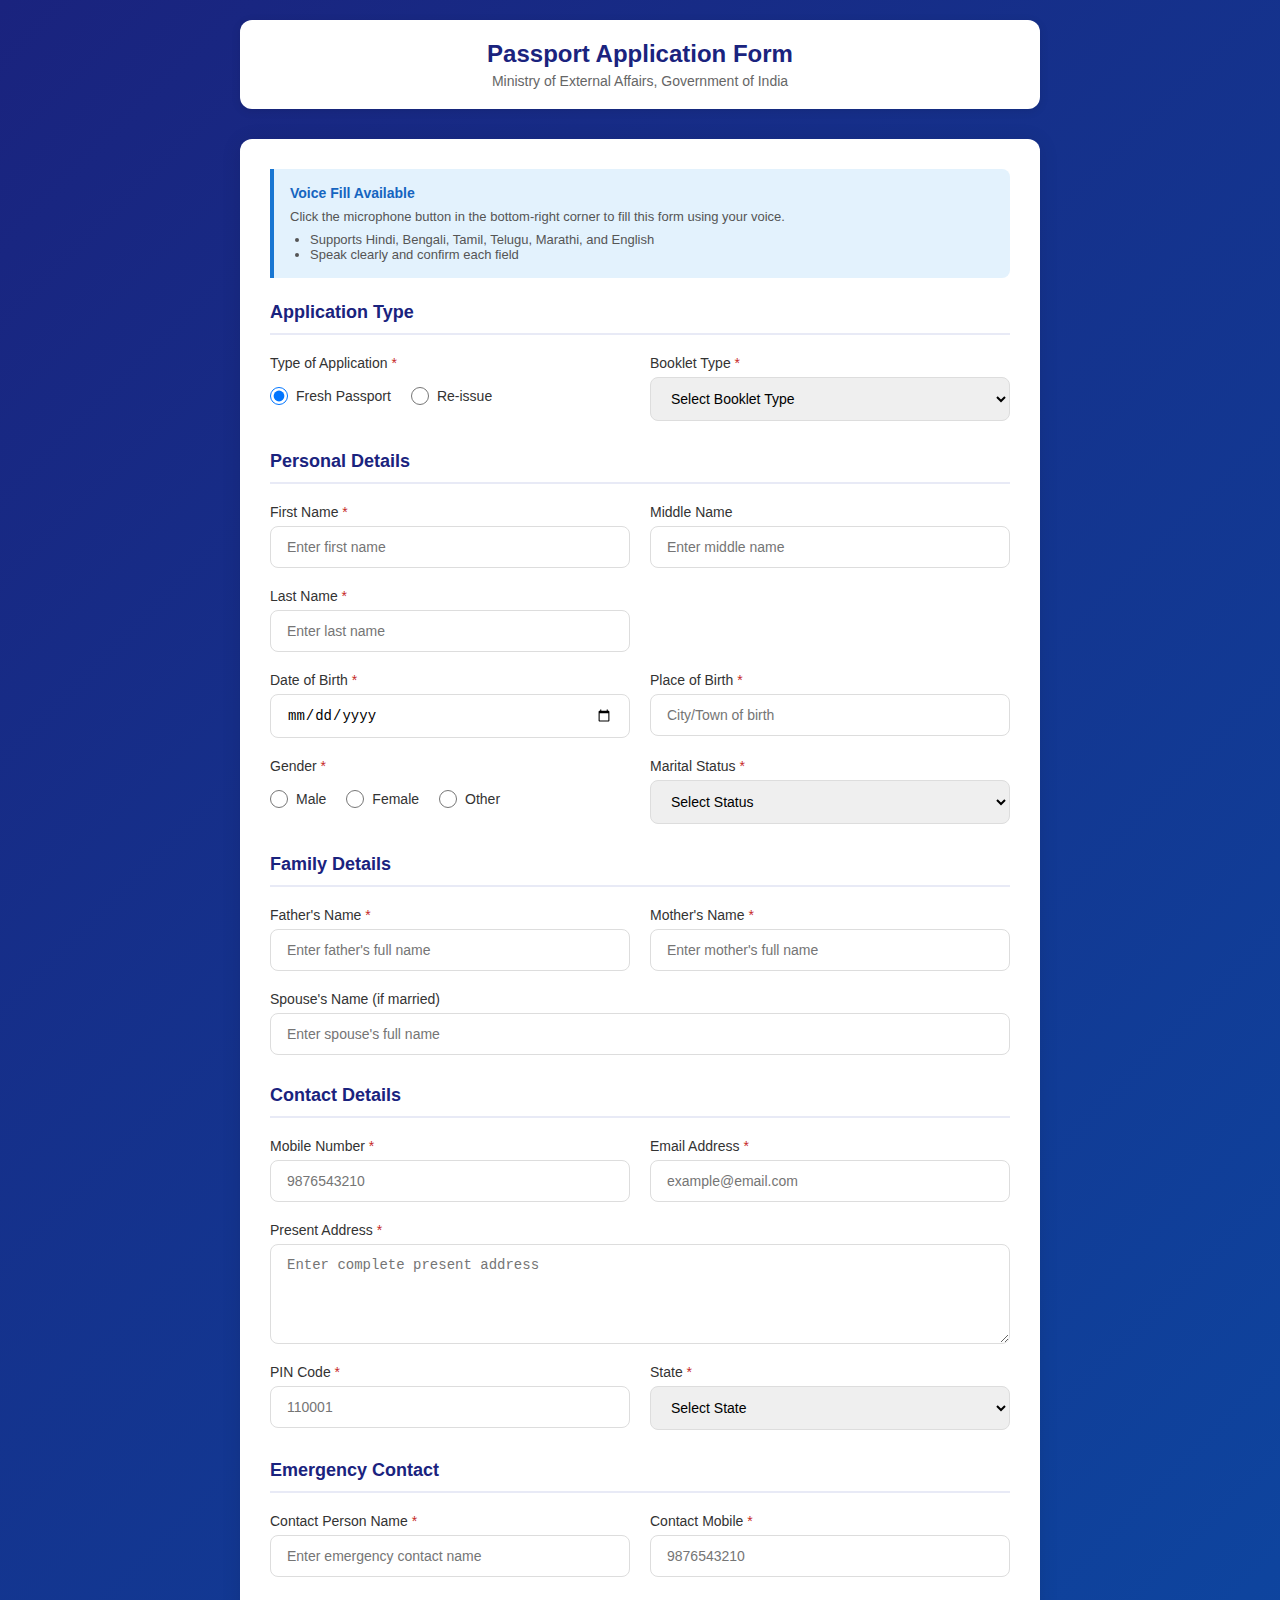
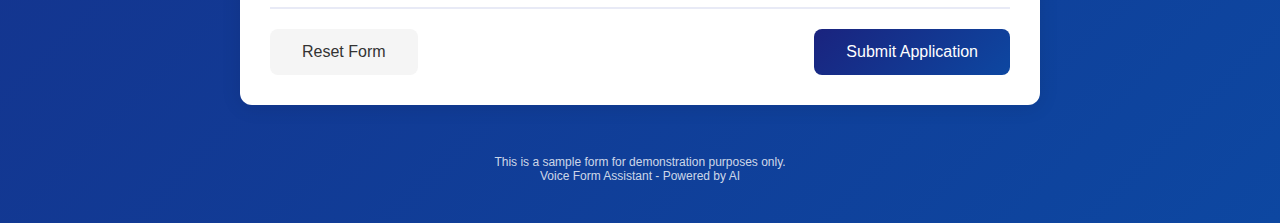
<file: voice-form-assistant/sample-form/passport-application.html>
<!DOCTYPE html>
<html lang="en">
<head>
    <meta charset="UTF-8">
    <meta name="viewport" content="width=device-width, initial-scale=1.0">
    <title>Passport Application - Government of India</title>
    <style>
        * {
            margin: 0;
            padding: 0;
            box-sizing: border-box;
        }

        body {
            font-family: -apple-system, BlinkMacSystemFont, 'Segoe UI', Roboto, Oxygen, Ubuntu, sans-serif;
            background: linear-gradient(135deg, #1a237e 0%, #0d47a1 100%);
            min-height: 100vh;
            padding: 20px;
        }

        .container {
            max-width: 800px;
            margin: 0 auto;
        }

        .header {
            text-align: center;
            margin-bottom: 30px;
            padding: 20px;
            background: white;
            border-radius: 12px;
            box-shadow: 0 2px 10px rgba(0,0,0,0.1);
        }

        .header h1 {
            color: #1a237e;
            font-size: 24px;
            margin-bottom: 5px;
        }

        .header p {
            color: #666;
            font-size: 14px;
        }

        .form-container {
            background: white;
            border-radius: 12px;
            padding: 30px;
            box-shadow: 0 2px 20px rgba(0,0,0,0.1);
        }

        .section {
            margin-bottom: 30px;
        }

        .section-title {
            font-size: 18px;
            color: #1a237e;
            margin-bottom: 20px;
            padding-bottom: 10px;
            border-bottom: 2px solid #e8eaf6;
        }

        .form-row {
            display: grid;
            grid-template-columns: repeat(auto-fit, minmax(250px, 1fr));
            gap: 20px;
            margin-bottom: 20px;
        }

        .form-group {
            display: flex;
            flex-direction: column;
        }

        .form-group.full-width {
            grid-column: 1 / -1;
        }

        label {
            font-size: 14px;
            font-weight: 500;
            color: #333;
            margin-bottom: 6px;
        }

        label .required {
            color: #c62828;
        }

        input[type="text"],
        input[type="email"],
        input[type="tel"],
        input[type="date"],
        select,
        textarea {
            padding: 12px 16px;
            border: 1px solid #ddd;
            border-radius: 8px;
            font-size: 14px;
            transition: border-color 0.2s, box-shadow 0.2s;
            width: 100%;
        }

        input:focus,
        select:focus,
        textarea:focus {
            outline: none;
            border-color: #1a237e;
            box-shadow: 0 0 0 3px rgba(26, 35, 126, 0.1);
        }

        textarea {
            min-height: 100px;
            resize: vertical;
        }

        .radio-group {
            display: flex;
            gap: 20px;
            padding: 10px 0;
        }

        .radio-option {
            display: flex;
            align-items: center;
            gap: 8px;
            cursor: pointer;
        }

        .radio-option input[type="radio"] {
            width: 18px;
            height: 18px;
            cursor: pointer;
        }

        .checkbox-group {
            display: flex;
            flex-direction: column;
            gap: 10px;
            padding: 10px 0;
        }

        .checkbox-option {
            display: flex;
            align-items: center;
            gap: 8px;
            cursor: pointer;
        }

        .checkbox-option input[type="checkbox"] {
            width: 18px;
            height: 18px;
            cursor: pointer;
        }

        .submit-section {
            margin-top: 30px;
            padding-top: 20px;
            border-top: 2px solid #e8eaf6;
            display: flex;
            justify-content: space-between;
            align-items: center;
        }

        .btn {
            padding: 14px 32px;
            border: none;
            border-radius: 8px;
            font-size: 16px;
            font-weight: 500;
            cursor: pointer;
            transition: all 0.2s;
        }

        .btn-primary {
            background: linear-gradient(135deg, #1a237e 0%, #0d47a1 100%);
            color: white;
        }

        .btn-primary:hover {
            transform: translateY(-2px);
            box-shadow: 0 4px 15px rgba(26, 35, 126, 0.4);
        }

        .btn-secondary {
            background: #f5f5f5;
            color: #333;
        }

        .btn-secondary:hover {
            background: #e0e0e0;
        }

        .help-text {
            font-size: 12px;
            color: #888;
            margin-top: 4px;
        }

        .voice-hint {
            background: #e3f2fd;
            border-left: 4px solid #1976d2;
            padding: 16px;
            border-radius: 0 8px 8px 0;
            margin-bottom: 24px;
        }

        .voice-hint h3 {
            color: #1565c0;
            font-size: 14px;
            margin-bottom: 8px;
        }

        .voice-hint p {
            color: #555;
            font-size: 13px;
            margin: 0;
        }

        .voice-hint ul {
            margin-top: 8px;
            margin-left: 20px;
            font-size: 13px;
            color: #555;
        }

        .footer {
            text-align: center;
            margin-top: 30px;
            padding: 20px;
            color: rgba(255,255,255,0.8);
            font-size: 12px;
        }

        @media (max-width: 600px) {
            .form-container {
                padding: 20px;
            }

            .form-row {
                grid-template-columns: 1fr;
            }

            .submit-section {
                flex-direction: column;
                gap: 15px;
            }

            .btn {
                width: 100%;
            }
        }
    </style>
</head>
<body>
    <div class="container">
        <div class="header">
            <h1>Passport Application Form</h1>
            <p>Ministry of External Affairs, Government of India</p>
        </div>

        <div class="form-container">
            <div class="voice-hint">
                <h3>Voice Fill Available</h3>
                <p>Click the microphone button in the bottom-right corner to fill this form using your voice.</p>
                <ul>
                    <li>Supports Hindi, Bengali, Tamil, Telugu, Marathi, and English</li>
                    <li>Speak clearly and confirm each field</li>
                </ul>
            </div>

            <form id="passportApplication" action="#" method="POST" novalidate>
                <!-- Application Type -->
                <div class="section">
                    <h2 class="section-title">Application Type</h2>

                    <div class="form-row">
                        <div class="form-group">
                            <label>Type of Application <span class="required">*</span></label>
                            <div class="radio-group">
                                <label class="radio-option">
                                    <input type="radio" name="applicationType" value="fresh" checked />
                                    <span>Fresh Passport</span>
                                </label>
                                <label class="radio-option">
                                    <input type="radio" name="applicationType" value="reissue" />
                                    <span>Re-issue</span>
                                </label>
                            </div>
                        </div>

                        <div class="form-group">
                            <label for="bookletType">Booklet Type <span class="required">*</span></label>
                            <select id="bookletType" name="bookletType" required>
                                <option value="">Select Booklet Type</option>
                                <option value="36">36 Pages</option>
                                <option value="60">60 Pages (Frequent Traveler)</option>
                            </select>
                        </div>
                    </div>
                </div>

                <!-- Personal Details -->
                <div class="section">
                    <h2 class="section-title">Personal Details</h2>

                    <div class="form-row">
                        <div class="form-group">
                            <label for="firstName">First Name <span class="required">*</span></label>
                            <input
                                type="text"
                                id="firstName"
                                name="firstName"
                                placeholder="Enter first name"
                                required
                            />
                        </div>

                        <div class="form-group">
                            <label for="middleName">Middle Name</label>
                            <input
                                type="text"
                                id="middleName"
                                name="middleName"
                                placeholder="Enter middle name"
                            />
                        </div>

                        <div class="form-group">
                            <label for="lastName">Last Name <span class="required">*</span></label>
                            <input
                                type="text"
                                id="lastName"
                                name="lastName"
                                placeholder="Enter last name"
                                required
                            />
                        </div>
                    </div>

                    <div class="form-row">
                        <div class="form-group">
                            <label for="dob">Date of Birth <span class="required">*</span></label>
                            <input type="date" id="dob" name="dob" required />
                        </div>

                        <div class="form-group">
                            <label for="placeOfBirth">Place of Birth <span class="required">*</span></label>
                            <input
                                type="text"
                                id="placeOfBirth"
                                name="placeOfBirth"
                                placeholder="City/Town of birth"
                                required
                            />
                        </div>
                    </div>

                    <div class="form-row">
                        <div class="form-group">
                            <label>Gender <span class="required">*</span></label>
                            <div class="radio-group">
                                <label class="radio-option">
                                    <input type="radio" name="gender" value="male" />
                                    <span>Male</span>
                                </label>
                                <label class="radio-option">
                                    <input type="radio" name="gender" value="female" />
                                    <span>Female</span>
                                </label>
                                <label class="radio-option">
                                    <input type="radio" name="gender" value="other" />
                                    <span>Other</span>
                                </label>
                            </div>
                        </div>

                        <div class="form-group">
                            <label for="maritalStatus">Marital Status <span class="required">*</span></label>
                            <select id="maritalStatus" name="maritalStatus" required>
                                <option value="">Select Status</option>
                                <option value="single">Single</option>
                                <option value="married">Married</option>
                                <option value="divorced">Divorced</option>
                                <option value="widowed">Widowed</option>
                            </select>
                        </div>
                    </div>
                </div>

                <!-- Family Details -->
                <div class="section">
                    <h2 class="section-title">Family Details</h2>

                    <div class="form-row">
                        <div class="form-group">
                            <label for="fatherName">Father's Name <span class="required">*</span></label>
                            <input
                                type="text"
                                id="fatherName"
                                name="fatherName"
                                placeholder="Enter father's full name"
                                required
                            />
                        </div>

                        <div class="form-group">
                            <label for="motherName">Mother's Name <span class="required">*</span></label>
                            <input
                                type="text"
                                id="motherName"
                                name="motherName"
                                placeholder="Enter mother's full name"
                                required
                            />
                        </div>
                    </div>

                    <div class="form-row">
                        <div class="form-group">
                            <label for="spouseName">Spouse's Name (if married)</label>
                            <input
                                type="text"
                                id="spouseName"
                                name="spouseName"
                                placeholder="Enter spouse's full name"
                            />
                        </div>
                    </div>
                </div>

                <!-- Contact Details -->
                <div class="section">
                    <h2 class="section-title">Contact Details</h2>

                    <div class="form-row">
                        <div class="form-group">
                            <label for="mobile">Mobile Number <span class="required">*</span></label>
                            <input
                                type="tel"
                                id="mobile"
                                name="mobile"
                                placeholder="9876543210"
                                pattern="[6-9]\d{9}"
                                maxlength="10"
                                required
                            />
                        </div>

                        <div class="form-group">
                            <label for="email">Email Address <span class="required">*</span></label>
                            <input
                                type="email"
                                id="email"
                                name="email"
                                placeholder="example@email.com"
                                required
                            />
                        </div>
                    </div>

                    <div class="form-row">
                        <div class="form-group full-width">
                            <label for="address">Present Address <span class="required">*</span></label>
                            <textarea
                                id="address"
                                name="address"
                                placeholder="Enter complete present address"
                                required
                            ></textarea>
                        </div>
                    </div>

                    <div class="form-row">
                        <div class="form-group">
                            <label for="pincode">PIN Code <span class="required">*</span></label>
                            <input
                                type="text"
                                id="pincode"
                                name="pincode"
                                placeholder="110001"
                                pattern="\d{6}"
                                maxlength="6"
                                required
                            />
                        </div>

                        <div class="form-group">
                            <label for="state">State <span class="required">*</span></label>
                            <select id="state" name="state" required>
                                <option value="">Select State</option>
                                <option value="Andhra Pradesh">Andhra Pradesh</option>
                                <option value="Bihar">Bihar</option>
                                <option value="Delhi">Delhi</option>
                                <option value="Gujarat">Gujarat</option>
                                <option value="Karnataka">Karnataka</option>
                                <option value="Kerala">Kerala</option>
                                <option value="Madhya Pradesh">Madhya Pradesh</option>
                                <option value="Maharashtra">Maharashtra</option>
                                <option value="Punjab">Punjab</option>
                                <option value="Rajasthan">Rajasthan</option>
                                <option value="Tamil Nadu">Tamil Nadu</option>
                                <option value="Telangana">Telangana</option>
                                <option value="Uttar Pradesh">Uttar Pradesh</option>
                                <option value="West Bengal">West Bengal</option>
                            </select>
                        </div>
                    </div>
                </div>

                <!-- Emergency Contact -->
                <div class="section">
                    <h2 class="section-title">Emergency Contact</h2>

                    <div class="form-row">
                        <div class="form-group">
                            <label for="emergencyName">Contact Person Name <span class="required">*</span></label>
                            <input
                                type="text"
                                id="emergencyName"
                                name="emergencyName"
                                placeholder="Enter emergency contact name"
                                required
                            />
                        </div>

                        <div class="form-group">
                            <label for="emergencyMobile">Contact Mobile <span class="required">*</span></label>
                            <input
                                type="tel"
                                id="emergencyMobile"
                                name="emergencyMobile"
                                placeholder="9876543210"
                                pattern="[6-9]\d{9}"
                                maxlength="10"
                                required
                            />
                        </div>
                    </div>
                </div>

                <!-- Submit Section -->
                <div class="submit-section">
                    <button type="button" class="btn btn-secondary" onclick="resetForm()">
                        Reset Form
                    </button>
                    <button type="submit" class="btn btn-primary">
                        Submit Application
                    </button>
                </div>
            </form>
        </div>

        <div class="footer">
            <p>This is a sample form for demonstration purposes only.</p>
            <p>Voice Form Assistant - Powered by AI</p>
        </div>
    </div>

    <script>
        document.getElementById('passportApplication').addEventListener('submit', function(e) {
            e.preventDefault();
            const formData = new FormData(this);
            const data = {};
            formData.forEach((value, key) => data[key] = value);
            console.log('Form submitted:', data);
            alert('Passport Application submitted successfully!\n\nData:\n' + JSON.stringify(data, null, 2));
        });

        function resetForm() {
            document.getElementById('passportApplication').reset();
            document.querySelectorAll('.va-highlighted-field').forEach(el => {
                el.classList.remove('va-highlighted-field');
            });
        }
    </script>

    <script src="http://localhost:8000/static/embed.js"></script>
</body>
</html>
</file>
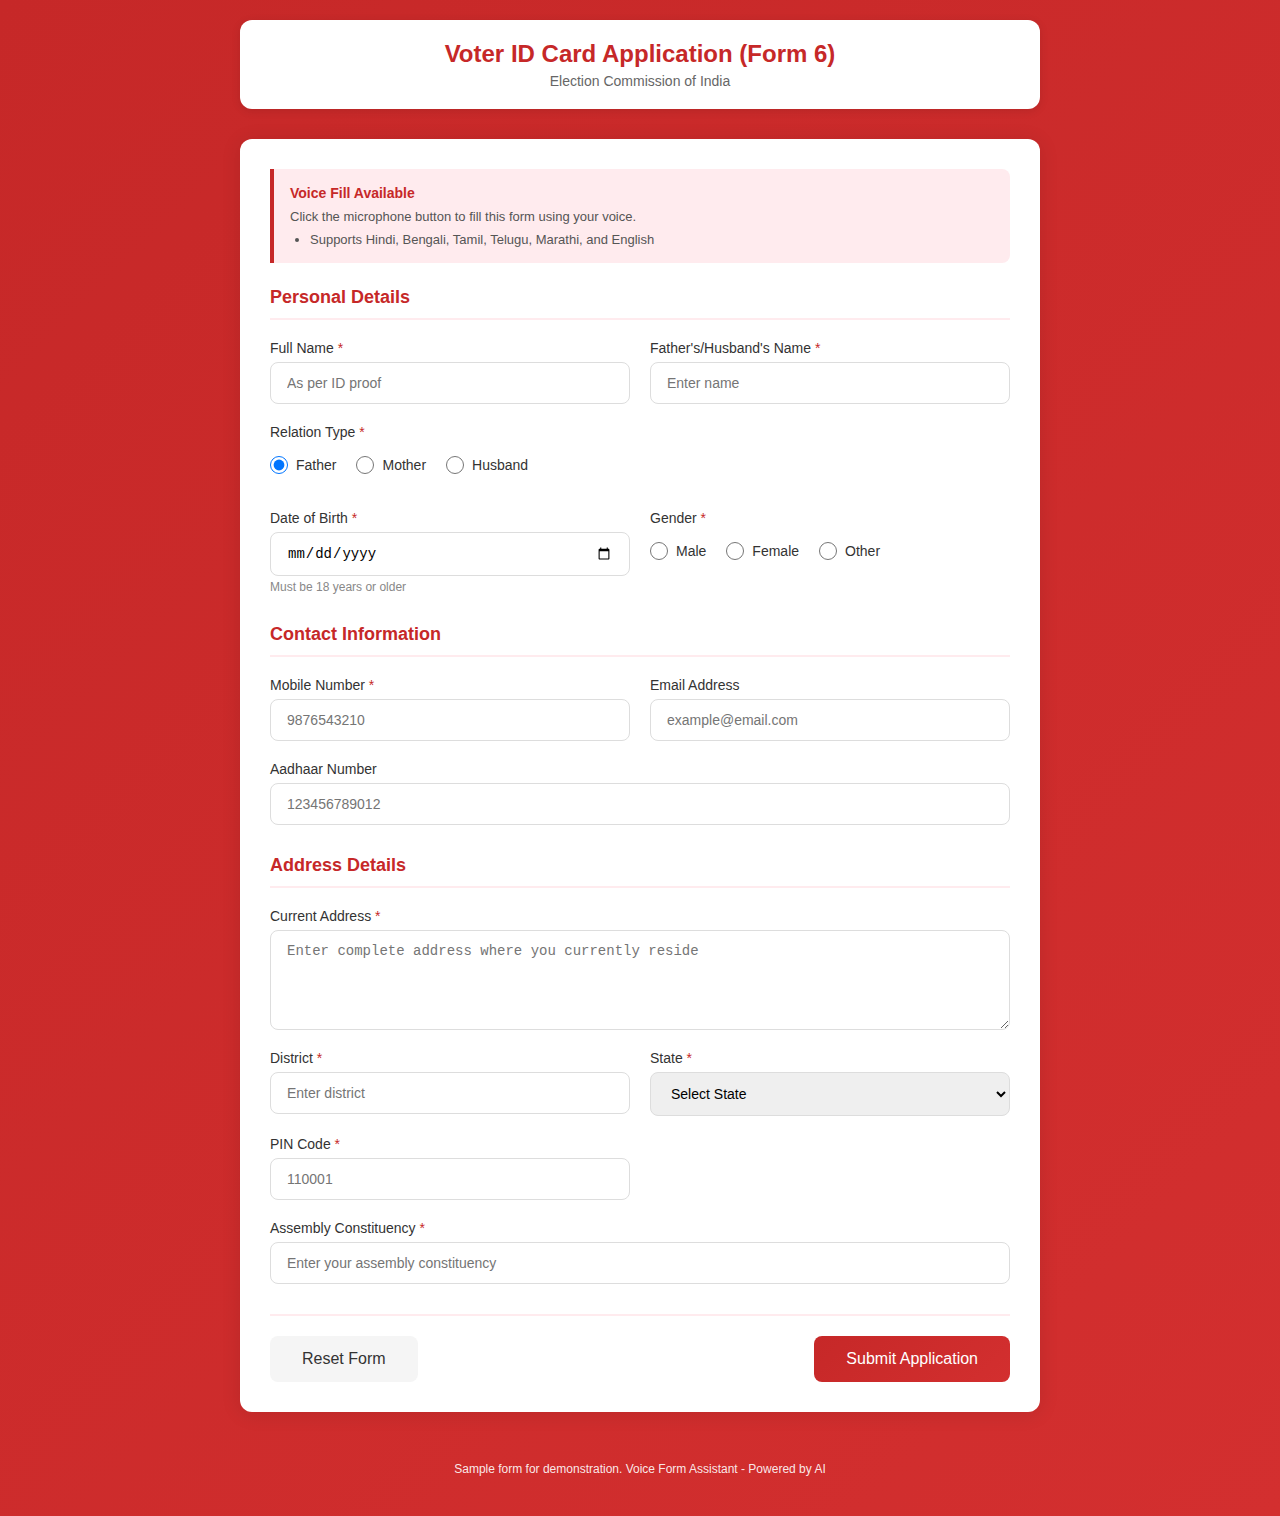
<file: voice-form-assistant/sample-form/voter-id.html>
<!DOCTYPE html>
<html lang="en">
<head>
    <meta charset="UTF-8">
    <meta name="viewport" content="width=device-width, initial-scale=1.0">
    <title>Voter ID Application - Election Commission of India</title>
    <style>
        * { margin: 0; padding: 0; box-sizing: border-box; }
        body {
            font-family: -apple-system, BlinkMacSystemFont, 'Segoe UI', Roboto, sans-serif;
            background: linear-gradient(135deg, #c62828 0%, #d32f2f 100%);
            min-height: 100vh;
            padding: 20px;
        }
        .container { max-width: 800px; margin: 0 auto; }
        .header {
            text-align: center; margin-bottom: 30px; padding: 20px;
            background: white; border-radius: 12px; box-shadow: 0 2px 10px rgba(0,0,0,0.1);
        }
        .header h1 { color: #c62828; font-size: 24px; margin-bottom: 5px; }
        .header p { color: #666; font-size: 14px; }
        .form-container { background: white; border-radius: 12px; padding: 30px; box-shadow: 0 2px 20px rgba(0,0,0,0.1); }
        .section { margin-bottom: 30px; }
        .section-title { font-size: 18px; color: #c62828; margin-bottom: 20px; padding-bottom: 10px; border-bottom: 2px solid #ffebee; }
        .form-row { display: grid; grid-template-columns: repeat(auto-fit, minmax(250px, 1fr)); gap: 20px; margin-bottom: 20px; }
        .form-group { display: flex; flex-direction: column; }
        .form-group.full-width { grid-column: 1 / -1; }
        label { font-size: 14px; font-weight: 500; color: #333; margin-bottom: 6px; }
        label .required { color: #c62828; }
        input, select, textarea {
            padding: 12px 16px; border: 1px solid #ddd; border-radius: 8px;
            font-size: 14px; transition: border-color 0.2s; width: 100%;
        }
        input:focus, select:focus, textarea:focus { outline: none; border-color: #c62828; box-shadow: 0 0 0 3px rgba(198, 40, 40, 0.1); }
        textarea { min-height: 100px; resize: vertical; }
        .radio-group { display: flex; gap: 20px; padding: 10px 0; flex-wrap: wrap; }
        .radio-option { display: flex; align-items: center; gap: 8px; cursor: pointer; }
        .radio-option input[type="radio"] { width: 18px; height: 18px; cursor: pointer; }
        .submit-section { margin-top: 30px; padding-top: 20px; border-top: 2px solid #ffebee; display: flex; justify-content: space-between; }
        .btn { padding: 14px 32px; border: none; border-radius: 8px; font-size: 16px; font-weight: 500; cursor: pointer; }
        .btn-primary { background: linear-gradient(135deg, #c62828 0%, #d32f2f 100%); color: white; }
        .btn-primary:hover { transform: translateY(-2px); box-shadow: 0 4px 15px rgba(198, 40, 40, 0.4); }
        .btn-secondary { background: #f5f5f5; color: #333; }
        .help-text { font-size: 12px; color: #888; margin-top: 4px; }
        .voice-hint { background: #ffebee; border-left: 4px solid #c62828; padding: 16px; border-radius: 0 8px 8px 0; margin-bottom: 24px; }
        .voice-hint h3 { color: #c62828; font-size: 14px; margin-bottom: 8px; }
        .voice-hint p, .voice-hint ul { color: #555; font-size: 13px; }
        .voice-hint ul { margin-top: 8px; margin-left: 20px; }
        .footer { text-align: center; margin-top: 30px; padding: 20px; color: rgba(255,255,255,0.9); font-size: 12px; }
        @media (max-width: 600px) { .form-row { grid-template-columns: 1fr; } .submit-section { flex-direction: column; gap: 15px; } .btn { width: 100%; } }
    </style>
</head>
<body>
    <div class="container">
        <div class="header">
            <h1>Voter ID Card Application (Form 6)</h1>
            <p>Election Commission of India</p>
        </div>

        <div class="form-container">
            <div class="voice-hint">
                <h3>Voice Fill Available</h3>
                <p>Click the microphone button to fill this form using your voice.</p>
                <ul><li>Supports Hindi, Bengali, Tamil, Telugu, Marathi, and English</li></ul>
            </div>

            <form id="voterIdForm" action="#" method="POST" novalidate>
                <div class="section">
                    <h2 class="section-title">Personal Details</h2>
                    <div class="form-row">
                        <div class="form-group">
                            <label for="fullName">Full Name <span class="required">*</span></label>
                            <input type="text" id="fullName" name="fullName" placeholder="As per ID proof" required />
                        </div>
                        <div class="form-group">
                            <label for="relativeName">Father's/Husband's Name <span class="required">*</span></label>
                            <input type="text" id="relativeName" name="relativeName" placeholder="Enter name" required />
                        </div>
                    </div>
                    <div class="form-row">
                        <div class="form-group">
                            <label>Relation Type <span class="required">*</span></label>
                            <div class="radio-group">
                                <label class="radio-option"><input type="radio" name="relationType" value="father" checked /><span>Father</span></label>
                                <label class="radio-option"><input type="radio" name="relationType" value="mother" /><span>Mother</span></label>
                                <label class="radio-option"><input type="radio" name="relationType" value="husband" /><span>Husband</span></label>
                            </div>
                        </div>
                    </div>
                    <div class="form-row">
                        <div class="form-group">
                            <label for="dob">Date of Birth <span class="required">*</span></label>
                            <input type="date" id="dob" name="dob" required />
                            <span class="help-text">Must be 18 years or older</span>
                        </div>
                        <div class="form-group">
                            <label>Gender <span class="required">*</span></label>
                            <div class="radio-group">
                                <label class="radio-option"><input type="radio" name="gender" value="male" /><span>Male</span></label>
                                <label class="radio-option"><input type="radio" name="gender" value="female" /><span>Female</span></label>
                                <label class="radio-option"><input type="radio" name="gender" value="other" /><span>Other</span></label>
                            </div>
                        </div>
                    </div>
                </div>

                <div class="section">
                    <h2 class="section-title">Contact Information</h2>
                    <div class="form-row">
                        <div class="form-group">
                            <label for="mobile">Mobile Number <span class="required">*</span></label>
                            <input type="tel" id="mobile" name="mobile" placeholder="9876543210" pattern="[6-9]\d{9}" maxlength="10" required />
                        </div>
                        <div class="form-group">
                            <label for="email">Email Address</label>
                            <input type="email" id="email" name="email" placeholder="example@email.com" />
                        </div>
                    </div>
                    <div class="form-row">
                        <div class="form-group">
                            <label for="aadhaar">Aadhaar Number</label>
                            <input type="text" id="aadhaar" name="aadhaar" placeholder="123456789012" pattern="\d{12}" maxlength="12" />
                        </div>
                    </div>
                </div>

                <div class="section">
                    <h2 class="section-title">Address Details</h2>
                    <div class="form-row">
                        <div class="form-group full-width">
                            <label for="address">Current Address <span class="required">*</span></label>
                            <textarea id="address" name="address" placeholder="Enter complete address where you currently reside" required></textarea>
                        </div>
                    </div>
                    <div class="form-row">
                        <div class="form-group">
                            <label for="district">District <span class="required">*</span></label>
                            <input type="text" id="district" name="district" placeholder="Enter district" required />
                        </div>
                        <div class="form-group">
                            <label for="state">State <span class="required">*</span></label>
                            <select id="state" name="state" required>
                                <option value="">Select State</option>
                                <option value="Andhra Pradesh">Andhra Pradesh</option>
                                <option value="Bihar">Bihar</option>
                                <option value="Delhi">Delhi</option>
                                <option value="Gujarat">Gujarat</option>
                                <option value="Karnataka">Karnataka</option>
                                <option value="Maharashtra">Maharashtra</option>
                                <option value="Tamil Nadu">Tamil Nadu</option>
                                <option value="Uttar Pradesh">Uttar Pradesh</option>
                                <option value="West Bengal">West Bengal</option>
                            </select>
                        </div>
                        <div class="form-group">
                            <label for="pincode">PIN Code <span class="required">*</span></label>
                            <input type="text" id="pincode" name="pincode" placeholder="110001" pattern="\d{6}" maxlength="6" required />
                        </div>
                    </div>
                    <div class="form-row">
                        <div class="form-group">
                            <label for="constituency">Assembly Constituency <span class="required">*</span></label>
                            <input type="text" id="constituency" name="constituency" placeholder="Enter your assembly constituency" required />
                        </div>
                    </div>
                </div>

                <div class="submit-section">
                    <button type="button" class="btn btn-secondary" onclick="resetForm()">Reset Form</button>
                    <button type="submit" class="btn btn-primary">Submit Application</button>
                </div>
            </form>
        </div>

        <div class="footer">
            <p>Sample form for demonstration. Voice Form Assistant - Powered by AI</p>
        </div>
    </div>

    <script>
        document.getElementById('voterIdForm').addEventListener('submit', function(e) {
            e.preventDefault();
            const formData = new FormData(this);
            const data = {};
            formData.forEach((value, key) => data[key] = value);
            alert('Voter ID Application submitted!\n\n' + JSON.stringify(data, null, 2));
        });
        function resetForm() {
            document.getElementById('voterIdForm').reset();
            document.querySelectorAll('.va-highlighted-field').forEach(el => el.classList.remove('va-highlighted-field'));
        }
    </script>
    <script src="http://localhost:8000/static/embed.js"></script>
</body>
</html>
</file>
